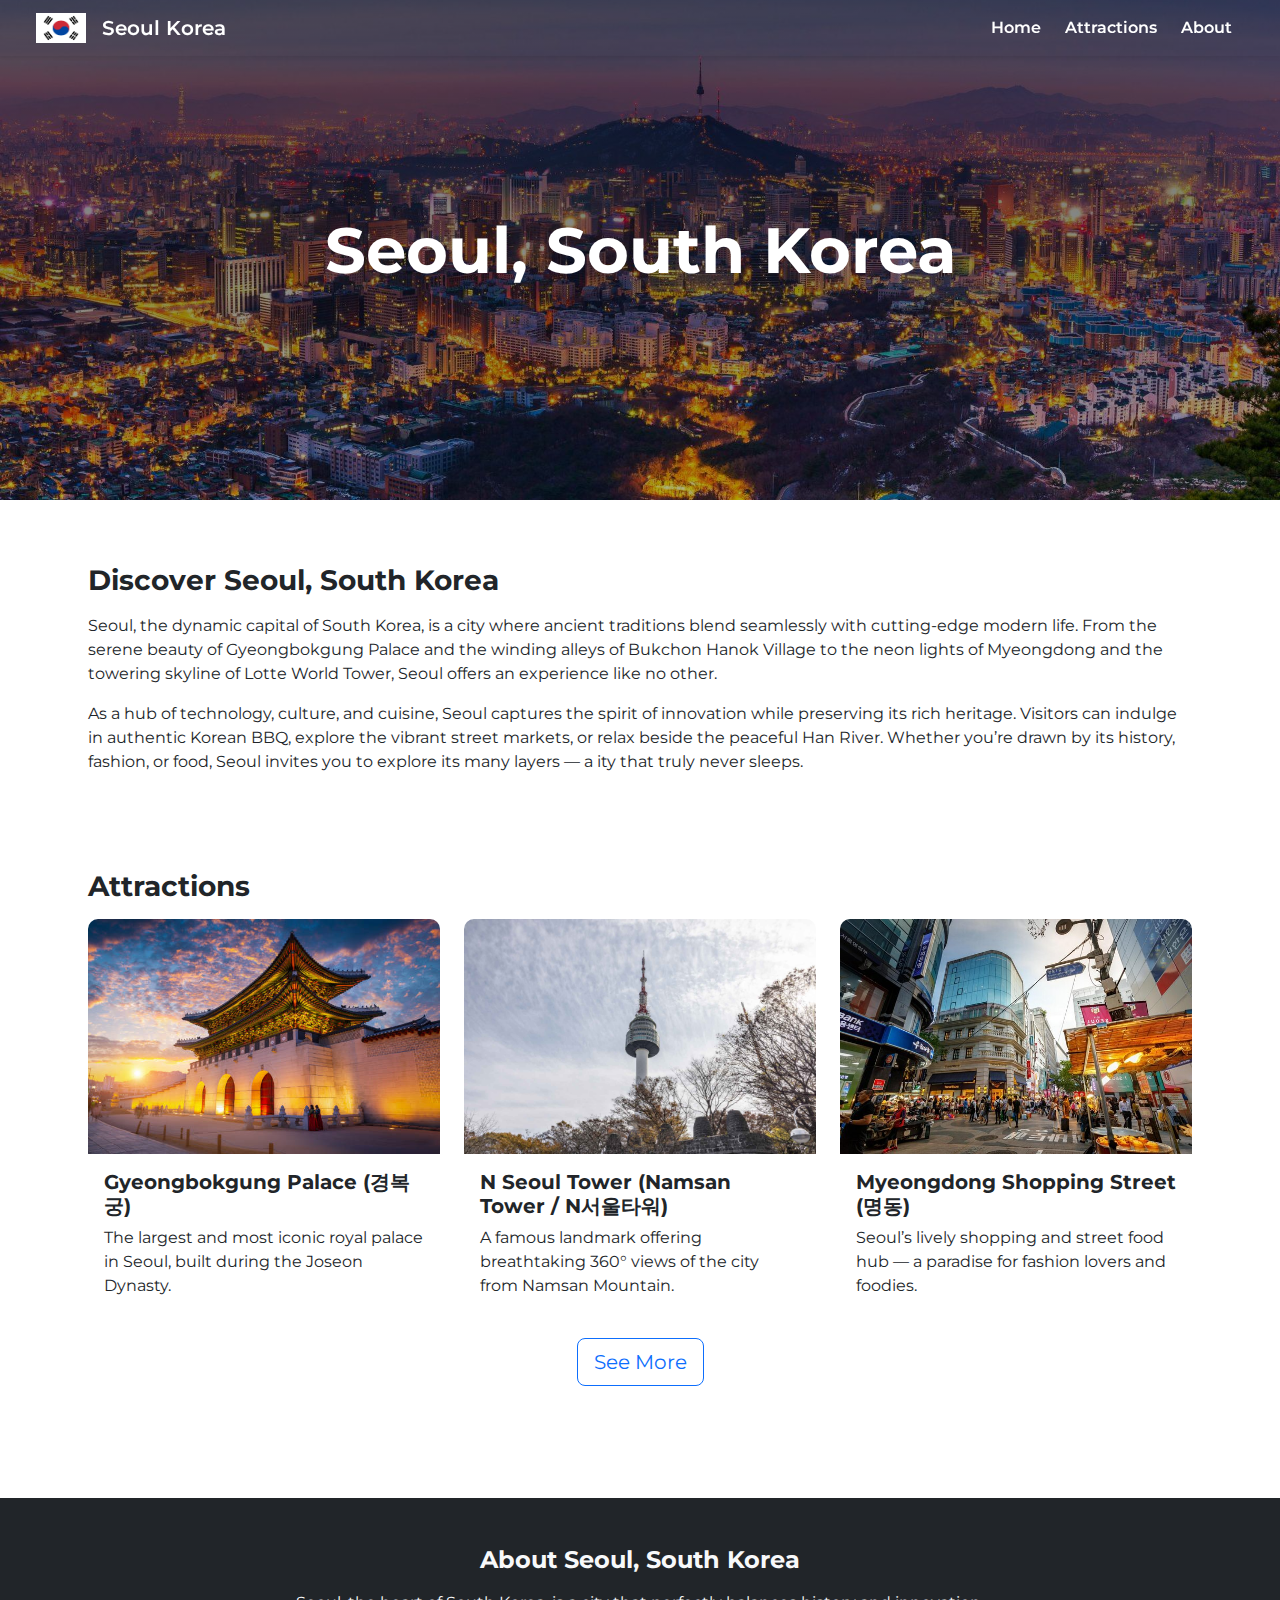
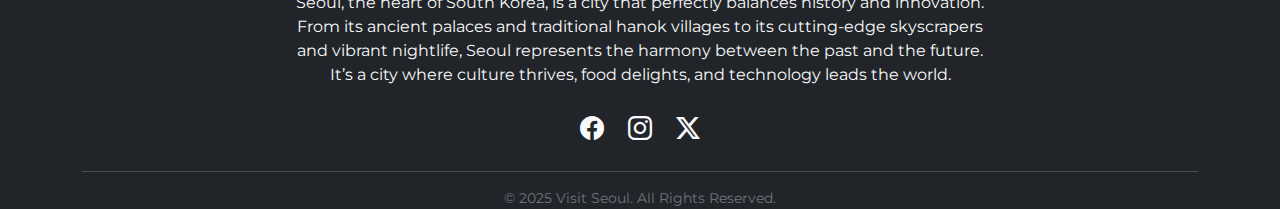
<file: index.html>
<!doctype html>
<html lang="en">
  <head>
    <meta charset="utf-8">
    <meta name="viewport" content="width=device-width, initial-scale=1">
    <title>Seoul Korea</title>
    <link
      href="https://cdn.jsdelivr.net/npm/bootstrap@5.3.8/dist/css/bootstrap.min.css"
      rel="stylesheet">
    <link rel="stylesheet"
      href="https://cdn.jsdelivr.net/npm/bootstrap-icons@1.11.3/font/bootstrap-icons.min.css">
    <link href="styles.css" rel="stylesheet">
    <link href='https://fonts.googleapis.com/css?family=Montserrat'
      rel='stylesheet'>
  </head>

  <body>
    <nav class="navbar navbar-expand-lg fixed-top shadow-sm navbar-transparent">
      <div class="container-fluid mx-4">
        <a class="navbar-brand d-flex align-items-center" href="#home">
          <img src="assets/logo.png" alt="logo" width="50" height="30">
          <span class="fw-semibold ms-3">Seoul Korea</span>
        </a>
        <button class="navbar-toggler" type="button" data-bs-toggle="collapse"
          data-bs-target="#navbarSupportedContent"
          aria-controls="navbarSupportedContent" aria-expanded="false"
          aria-label="Toggle navigation">
          <span class="navbar-toggler-icon"></span>
        </button>
        <div class="collapse navbar-collapse" id="navbarSupportedContent">
          <ul class="navbar-nav ms-auto mb-2 mb-lg-0">
            <li class="nav-item">
              <a class="nav-link fs-6 px-1 mx-2 fw-semibold"
                href="#home">Home</a>
            </li>
            <li class="nav-item">
              <a class="nav-link fs-6 px-1 mx-2 fw-semibold"
                href="attractions.html">Attractions</a>
            </li>
            <li class="nav-item">
              <a class="nav-link fs-6 px-1 mx-2 fw-semibold"
                href="#about">About</a>
            </li>
          </ul>
        </div>
      </div>
    </nav>

    <section id="home">
      <div
        class="container-fluid hero-section text-white d-flex flex-column justify-content-center align-items-center text-center">
        <h1 class="display-3 fw-bold mt-2">Seoul, South Korea</h1>
      </div>

      <div class="container-fluid">
        <div class="row justify-content-center m-5 p-3">
          <div class="col-12">
            <h3 class="fw-bold mb-3">Discover Seoul, South Korea</h3>
            <p>
              Seoul, the dynamic capital of South Korea, is a city where ancient
              traditions blend seamlessly
              with cutting-edge modern life. From the serene beauty of
              Gyeongbokgung Palace and the winding
              alleys of Bukchon Hanok Village to the neon lights of Myeongdong
              and the towering skyline of
              Lotte World Tower, Seoul offers an experience like no other.
            </p>
            <p>
              As a hub of technology, culture, and cuisine, Seoul captures the
              spirit of innovation while
              preserving its rich heritage. Visitors can indulge in authentic
              Korean BBQ, explore the vibrant
              street markets, or relax beside the peaceful Han River. Whether
              you’re drawn by its history,
              fashion, or food, Seoul invites you to explore its many layers — a
              ity that truly never sleeps.
            </p>
          </div>
        </div>
      </div>
    </section>

    <div class="container-fluid">
      <div class="row justify-content-center m-5 p-3">
        <div class="col-12">
          <h3 class="fw-bold mb-3">Attractions</h3>
          <div class="row row-cols-1 row-cols-md-3 g-4">
            <div class="col">
              <div class="card h-100">
                <img src="assets/2.jpg" class="card-img-top"
                  alt="Gyeongbokgung Palace">
                <div class="card-body">
                  <h5 class="card-title fw-bold">Gyeongbokgung Palace (경복궁)</h5>
                  <p class="card-text">The largest and most iconic royal palace
                    in Seoul, built during the Joseon Dynasty.</p>
                </div>
              </div>
            </div>
            <div class="col">
              <div class="card h-100">
                <img src="assets/3.png" class="card-img-top" alt="Namsan Tower">
                <div class="card-body">
                  <h5 class="card-title fw-bold">N Seoul Tower (Namsan Tower /
                    N서울타워)</h5>
                  <p class="card-text">A famous landmark offering breathtaking
                    360° views of the city from Namsan Mountain.</p>
                </div>
              </div>
            </div>
            <div class="col">
              <div class="card h-100">
                <img src="assets/4.jpg" class="card-img-top"
                  alt="Myeongdong Shopping Street">
                <div class="card-body">
                  <h5 class="card-title fw-bold">Myeongdong Shopping Street
                    (명동)</h5>
                  <p class="card-text">Seoul’s lively shopping and street food
                    hub — a paradise for fashion lovers and foodies.</p>
                </div>
              </div>
            </div>
          </div>
          <div class="text-center mt-4 mb-5">
            <a href="attractions.html"
              class="btn btn-outline-primary btn-lg">See More</a>
          </div>
        </div>
      </div>
    </div>

    <footer id="about" class="text-light bg-dark pt-5 mt-5">
      <div class="container text-center">
        <h4 class="fw-bold mb-3">About Seoul, South Korea</h4>
        <p class="mx-auto mb-4" style="max-width: 700px;">
          Seoul, the heart of South Korea, is a city that perfectly balances
          history and innovation.
          From its ancient palaces and traditional hanok villages to its
          cutting-edge skyscrapers and
          vibrant nightlife, Seoul represents the harmony between the past and
          the future.
          It’s a city where culture thrives, food delights, and technology leads
          the world.
        </p>

        <div class="d-flex justify-content-center gap-4 mb-4">
          <a href="https://www.facebook.com/visitseoul" target="_blank"
            class="text-light fs-4">
            <i class="bi bi-facebook"></i>
          </a>
          <a href="https://www.instagram.com/visitseoul_official/"
            target="_blank" class="text-light fs-4">
            <i class="bi bi-instagram"></i>
          </a>
          <a href="https://x.com/visitseoul" target="_blank"
            class="text-light fs-4">
            <i class="bi bi-twitter-x"></i>
          </a>
        </div>
        <hr class="border-secondary opacity-50 w-100 mx-auto">
        <p class="small text-secondary mt-3 mb-0">
          © 2025 Visit Seoul. All Rights Reserved.
        </p>
      </div>
    </footer>

    <script>
      window.addEventListener('scroll', function() {
        const navbar = document.querySelector('.navbar');
        if (window.scrollY > 50) {
          navbar.classList.add('navbar-scrolled');
          navbar.classList.remove('navbar-transparent');
        } else {
          navbar.classList.add('navbar-transparent');
          navbar.classList.remove('navbar-scrolled');
        }
      });
    </script>

    <script
      src="https://cdn.jsdelivr.net/npm/bootstrap@5.3.8/dist/js/bootstrap.bundle.min.js"></script>
  </body>
</html>
</file>
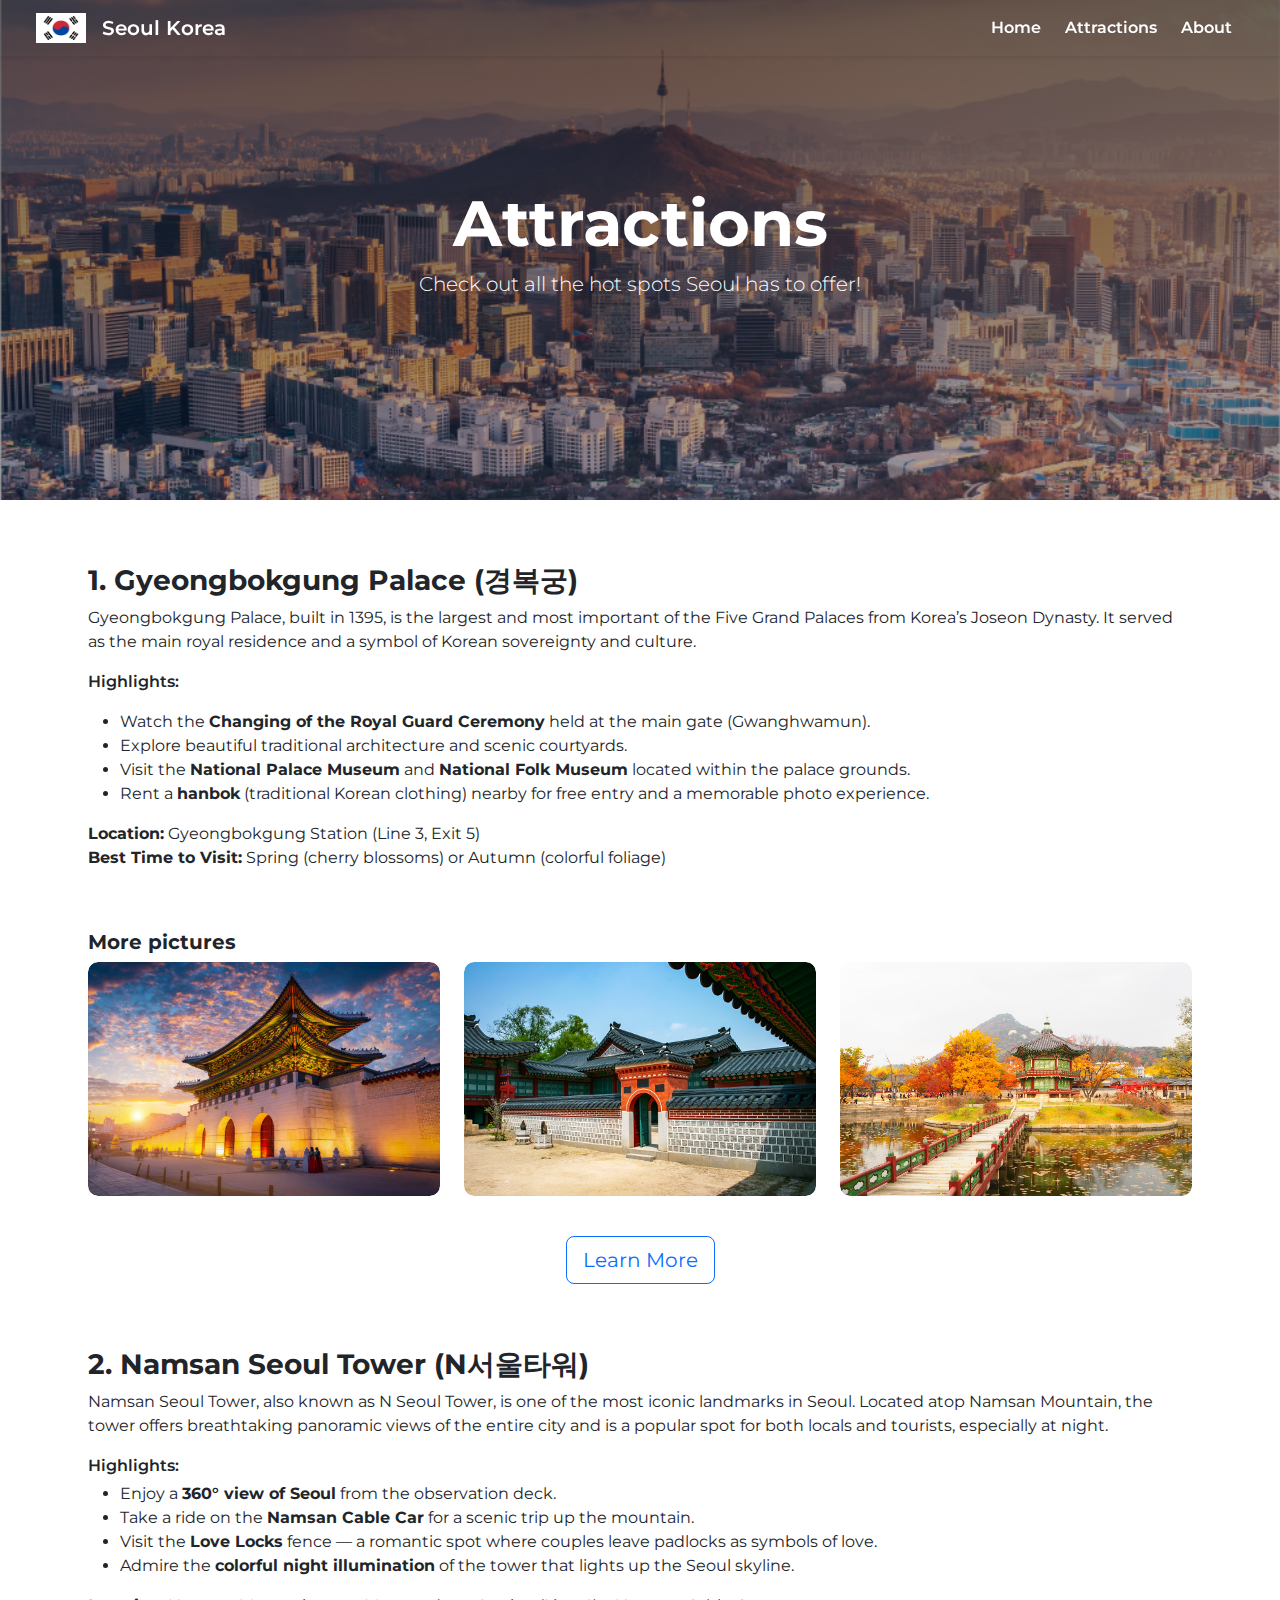
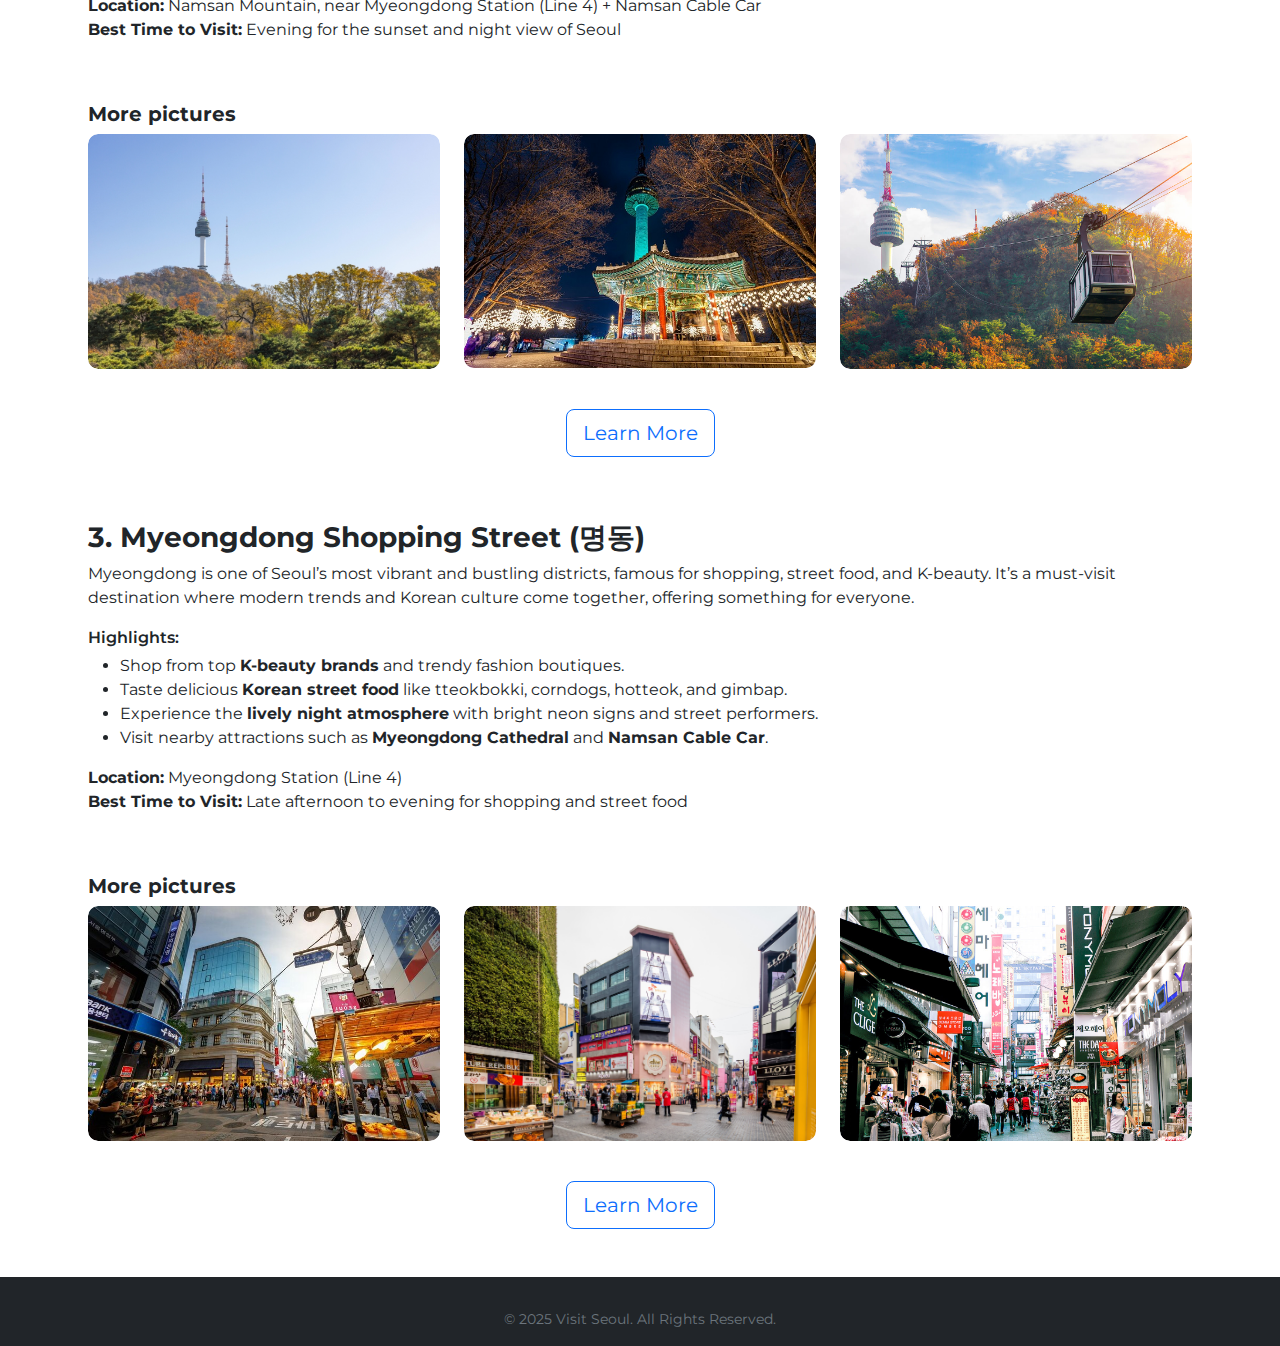
<file: attractions.html>
<!doctype html>
<html lang="en">
    <head>
        <meta charset="utf-8">
        <meta name="viewport" content="width=device-width, initial-scale=1">
        <title>Seoul Korea | Attractions</title>
        <link
            href="https://cdn.jsdelivr.net/npm/bootstrap@5.3.8/dist/css/bootstrap.min.css"
            rel="stylesheet">
        <link rel="stylesheet"
            href="https://cdn.jsdelivr.net/npm/bootstrap-icons@1.11.3/font/bootstrap-icons.min.css">
        <link href="styles.css" rel="stylesheet">
        <link href='https://fonts.googleapis.com/css?family=Montserrat'
            rel='stylesheet'>
    </head>

    <body class="attractions-page">
        <nav
            class="navbar navbar-expand-lg fixed-top shadow-sm navbar-transparent">
            <div class="container-fluid mx-4">
                <a class="navbar-brand d-flex align-items-center" href="#home">
                    <img src="assets/logo.png" alt="logo" width="50"
                        height="30">
                    <span class="fw-semibold ms-3">Seoul Korea</span>
                </a>
                <button class="navbar-toggler" type="button"
                    data-bs-toggle="collapse"
                    data-bs-target="#navbarSupportedContent"
                    aria-controls="navbarSupportedContent" aria-expanded="false"
                    aria-label="Toggle navigation">
                    <span class="navbar-toggler-icon"></span>
                </button>
                <div class="collapse navbar-collapse"
                    id="navbarSupportedContent">
                    <ul class="navbar-nav ms-auto mb-2 mb-lg-0">
                        <li class="nav-item">
                            <a class="nav-link fs-6 px-1 mx-2 fw-semibold"
                                href="index.html#home">Home</a>
                        </li>
                        <li class="nav-item">
                            <a class="nav-link fs-6 px-1 mx-2 fw-semibold"
                                href="#attractions">Attractions</a>
                        </li>
                        <li class="nav-item">
                            <a class="nav-link fs-6 px-1 mx-2 fw-semibold"
                                href="index.html#about">About</a>
                        </li>
                    </ul>
                </div>
            </div>
        </nav>

        <section id="attractions">
            <div class="hero-attractions d-flex flex-column justify-content-center align-items-center text-center text-white">
                <div class="overlay"></div>
                <div class="content">
                    <h1 class="display-3 fw-bold">Attractions</h1>
                    <p class="lead mt-2">Check out all the hot spots Seoul has
                        to offer!</p>
                </div>
            </div>
        </section>

        <div class="container-fluid">
            <div class="row justify-content-center mx-5 mt-5 mb-2 p-3 details">
                <div class="col-12 mb-1">
                    <h3 class="fw-bold mb-2">1. Gyeongbokgung Palace (경복궁)</h3>
                    <p class="text-justify">Gyeongbokgung Palace, built in 1395, is the largest and most important of the Five Grand Palaces from Korea’s
                        Joseon Dynasty. It served as the main royal residence and a symbol of Korean sovereignty and culture.</p>
                    <p class="fw-semibold">Highlights:</p>
                    <ul>
                        <li>Watch the <strong>Changing of the Royal Guard Ceremony</strong> held at the main gate (Gwanghwamun).</li>
                        <li>Explore beautiful traditional architecture and scenic courtyards.</li>
                        <li>Visit the <strong>National Palace Museum</strong> and <strong>National Folk Museum</strong> located within the palace grounds.</li>
                        <li>Rent a <strong>hanbok</strong> (traditional Korean clothing) nearby for free entry and a memorable photo experience.</li>
                    </ul>

                    <p><strong>Location:</strong> Gyeongbokgung Station (Line 3, Exit 5)<br>
                        <strong>Best Time to Visit:</strong> Spring (cherry blossoms) or Autumn (colorful foliage)
                    </p>
                </div>
            </div>
            <div class="row justify-content-center mx-5 p-3 details">
                <h5 class="fw-bold">More pictures</h5>
                <div class="col-12">
                    <div class="row row-cols-1 row-cols-md-3 g-4">
                        <div class="col">
                            <div class="card h-100">
                                <img src="assets/2.jpg" class="card-img-top"
                                    alt="Gyeongbokgung Palace">
                            </div>
                        </div>
                        <div class="col">
                            <div class="card h-100">
                                <img src="assets/6.jpg" class="card-img-top"
                                    alt="Gyeongbokgung Palace">
                            </div>
                        </div>
                        <div class="col">
                            <div class="card h-100">
                                <img src="assets/7.jpg" class="card-img-top"
                                    alt="Gyeongbokgung Palace">
                            </div>
                        </div>
                    </div>
                </div>
            </div>
            <div class="text-center mt-4 mb-5">
                <a href="https://english.visitseoul.net/attractions/Gyeongbokgung/ENP000072" class="btn btn-outline-primary btn-lg">Learn More</a>
            </div>
            <div class="row justify-content-center mx-5 mt-5 mb-2 p-3 details">
                <div class="col-12 mb-1">
                    <h3 class="fw-bold mb-2">2. Namsan Seoul Tower (N서울타워)</h3>
                    <p class="text-justify">Namsan Seoul Tower, also known as N Seoul Tower, is one of the most iconic landmarks in Seoul. Located atop Namsan Mountain, the tower 
                        offers breathtaking panoramic views of the entire city and is a popular spot for both locals and tourists, especially at night.</p>
                    <p class="mb-1 fw-semibold">Highlights:</p>
                    <ul>
                        <li>Enjoy a <strong>360° view of Seoul</strong> from the observation deck.</li>
                        <li>Take a ride on the <strong>Namsan Cable Car</strong> for a scenic trip up the mountain.</li>
                        <li>Visit the <strong>Love Locks</strong> fence — a romantic spot where couples leave padlocks as symbols of love.</li>
                        <li>Admire the <strong>colorful night illumination</strong> of the tower that lights up the Seoul skyline.</li>
                    </ul>
                    <p>
                        <strong>Location:</strong> Namsan Mountain, near Myeongdong Station (Line 4) + Namsan Cable Car<br>
                        <strong>Best Time to Visit:</strong> Evening for the sunset and night view of Seoul
                    </p>
                </div>
            </div>
            <div class="row justify-content-center mx-5 p-3 details">
                <h5 class="fw-bold">More pictures</h5>
                <div class="col-12">
                    <div class="row row-cols-1 row-cols-md-3 g-4">
                        <div class="col">
                            <div class="card h-100">
                                <img src="assets/9.jpg" class="card-img-top"
                                    alt="Namsan Tower">
                            </div>
                        </div>
                        <div class="col">
                            <div class="card h-100">
                                <img src="assets/8.jpg" class="card-img-top"
                                    alt="Namsan Tower">
                            </div>
                        </div>
                        <div class="col">
                            <div class="card h-100">
                                <img src="assets/10.jpg" class="card-img-top"
                                    alt="Namsan Tower">
                            </div>
                        </div>
                    </div>
                </div>
            </div>
            <div class="text-center mt-4 mb-5">
                <a href="https://english.visitseoul.net/attractions/namsan-seoul-tower_/37" class="btn btn-outline-primary btn-lg">Learn More</a>
            </div>
            <div class="row justify-content-center mx-5 mt-5 mb-2 p-3 details">
                <div class="col-12 mb-1">
                    <h3 class="fw-bold mb-2">3. Myeongdong Shopping Street (명동)</h3>
                    <p class="text-justify">Myeongdong is one of Seoul’s most vibrant and bustling districts, famous for shopping, street food, and K-beauty. 
                        It’s a must-visit destination where modern trends and Korean culture come together, offering something for everyone.</p>
                    <p class="mb-1 fw-semibold">Highlights:</p>
                    <ul>
                        <li>Shop from top <strong>K-beauty brands</strong> and trendy fashion boutiques.</li>
                        <li>Taste delicious <strong>Korean street food</strong> like tteokbokki, corndogs, hotteok, and gimbap.</li>
                        <li>Experience the <strong>lively night atmosphere</strong> with bright neon signs and street performers.</li>
                        <li>Visit nearby attractions such as <strong>Myeongdong Cathedral</strong> and <strong>Namsan Cable Car</strong>.</li>
                    </ul>
                    <p>
                        <strong>Location:</strong> Myeongdong Station (Line 4)<br>
                        <strong>Best Time to Visit:</strong> Late afternoon to evening for shopping and street food
                    </p>
                </div>
            </div>
            <div class="row justify-content-center mx-5 p-3 details">
                <h5 class="fw-bold">More pictures</h5>
                <div class="col-12">
                    <div class="row row-cols-1 row-cols-md-3 g-4">
                        <div class="col">
                            <div class="card h-100">
                                <img src="assets/4.jpg" class="card-img-top"
                                    alt="Namsan Tower">
                            </div>
                        </div>
                        <div class="col">
                            <div class="card h-100">
                                <img src="assets/11.jpg" class="card-img-top"
                                    alt="Namsan Tower">
                            </div>
                        </div>
                        <div class="col">
                            <div class="card h-100">
                                <img src="assets/12.jpg" class="card-img-top"
                                    alt="Namsan Tower">
                            </div>
                        </div>
                    </div>
                </div>
            </div>
            <div class="text-center mt-4 mb-5">
                <a href="https://english.visitseoul.net/shopping/Myeong-dong/ENP000067" class="btn btn-outline-primary btn-lg">Learn More</a>
            </div>
        </div>
        

        <footer class="text-light bg-dark pt-3 mt-2">
            <div class="container text-center">
                <p class="small text-secondary m-0 p-3">
                    © 2025 Visit Seoul. All Rights Reserved.
                </p>
            </div>
        </footer>

        <script>
            window.addEventListener('scroll', function() {
            const navbar = document.querySelector('.navbar');
                if (window.scrollY > 50) {
                    navbar.classList.add('navbar-scrolled');
                    navbar.classList.remove('navbar-transparent');
                } else {
                    navbar.classList.add('navbar-transparent');
                    navbar.classList.remove('navbar-scrolled');
                }
            });
        </script>

        <script
            src="https://cdn.jsdelivr.net/npm/bootstrap@5.3.8/dist/js/bootstrap.bundle.min.js"></script>
    </body>
</html>
</file>
<file: styles.css>
body{
    font-family: 'Montserrat';
}
.hero-section {
    background-image: url('assets/1.jpg');
    background-size: cover;
    background-position: center;
    background-repeat: no-repeat;
    height: 500px;       
    position: relative;
}
.hero-section::before {
    content: "";
    position: absolute;
    top: 0;
    left: 0;
    width: 100%;
    height: 100%;
    background: linear-gradient(to bottom, rgba(0, 0, 0, 0.6), rgba(0, 0, 0, 0.3));
    z-index: 1;
}
.hero-section h1,
.hero-section h4 {
    position: relative;
    z-index: 2;
}
.h1{
    font-size: 60px;
}
.btn-outline-primary:hover {
    background-color: #0d6efd;
    color: white;
}
.card {
    transition: transform 0.3s ease, box-shadow 0.3s ease;
    border: none; 
    border-radius: 10px;
}
.card:hover {
    transform: translateY(-10px);
    box-shadow: 0 10px 20px rgba(0, 0, 0, 0.2);
}
.card img {
    border-top-left-radius: 10px;
    border-top-right-radius: 10px;
    transition: transform 0.3s ease;
}
.navbar-transparent {
    background-color: transparent !important;
    transition: background-color 0.4s ease, box-shadow 0.4s ease;
}
.navbar-scrolled {
    background-color: #f8f9fa !important;
    box-shadow: 0 2px 10px rgba(0, 0, 0, 0.1);
}
.navbar-transparent .nav-link,
.navbar-transparent .navbar-brand span {
    color: white !important;
    transition: color 0.3s ease;
}
.navbar-scrolled .nav-link,
.navbar-scrolled .navbar-brand span {
    color: #000 !important;
}
.hero-attractions {
    background-image: url('assets/5.png'); 
    background-size: cover;
    background-position: center;
    background-repeat: no-repeat;
    height: 500px; 
    position: relative;
    overflow: hidden;
}
.hero-attractions .overlay {
    position: absolute;
    top: 0;
    left: 0;
    width: 100%;
    height: 100%;
    background: linear-gradient(to bottom, rgba(0, 0, 0, 0.6), rgba(0, 0, 0, 0.3));
    z-index: 1;
}
.hero-attractions .content {
    position: relative;
    z-index: 2;
}
.attractions-page .card {
  transition: transform 0.3s ease, box-shadow 0.3s ease;
  border: none;
  border-radius: 10px;
  overflow: hidden; 
}
.attractions-page .card img {
  border-radius: 10px; 
  transition: transform 0.3s ease;
}
.attractions-page .card:hover {
  transform: translateY(-10px);
  box-shadow: 0 10px 20px rgba(0, 0, 0, 0.2);
}

@media (max-width: 768px) {
  .intro{
    padding: 0rem !important;
    margin-left: 0.5rem !important;
    margin-right: 0.5rem !important;
    align-items: center;
    text-align: justify;
  }
  .attractions{
    padding: 0rem !important;
    margin-left: 0.5rem !important;
    margin-right: 0.5rem !important;
    align-items: center;
    text-align: justify;
  }
  .details{
    padding: 0rem !important;
    margin-left: 0rem !important;
    margin-right: 0rem !important;
    align-items: center;
    text-align: justify;
  }
}
</file>
